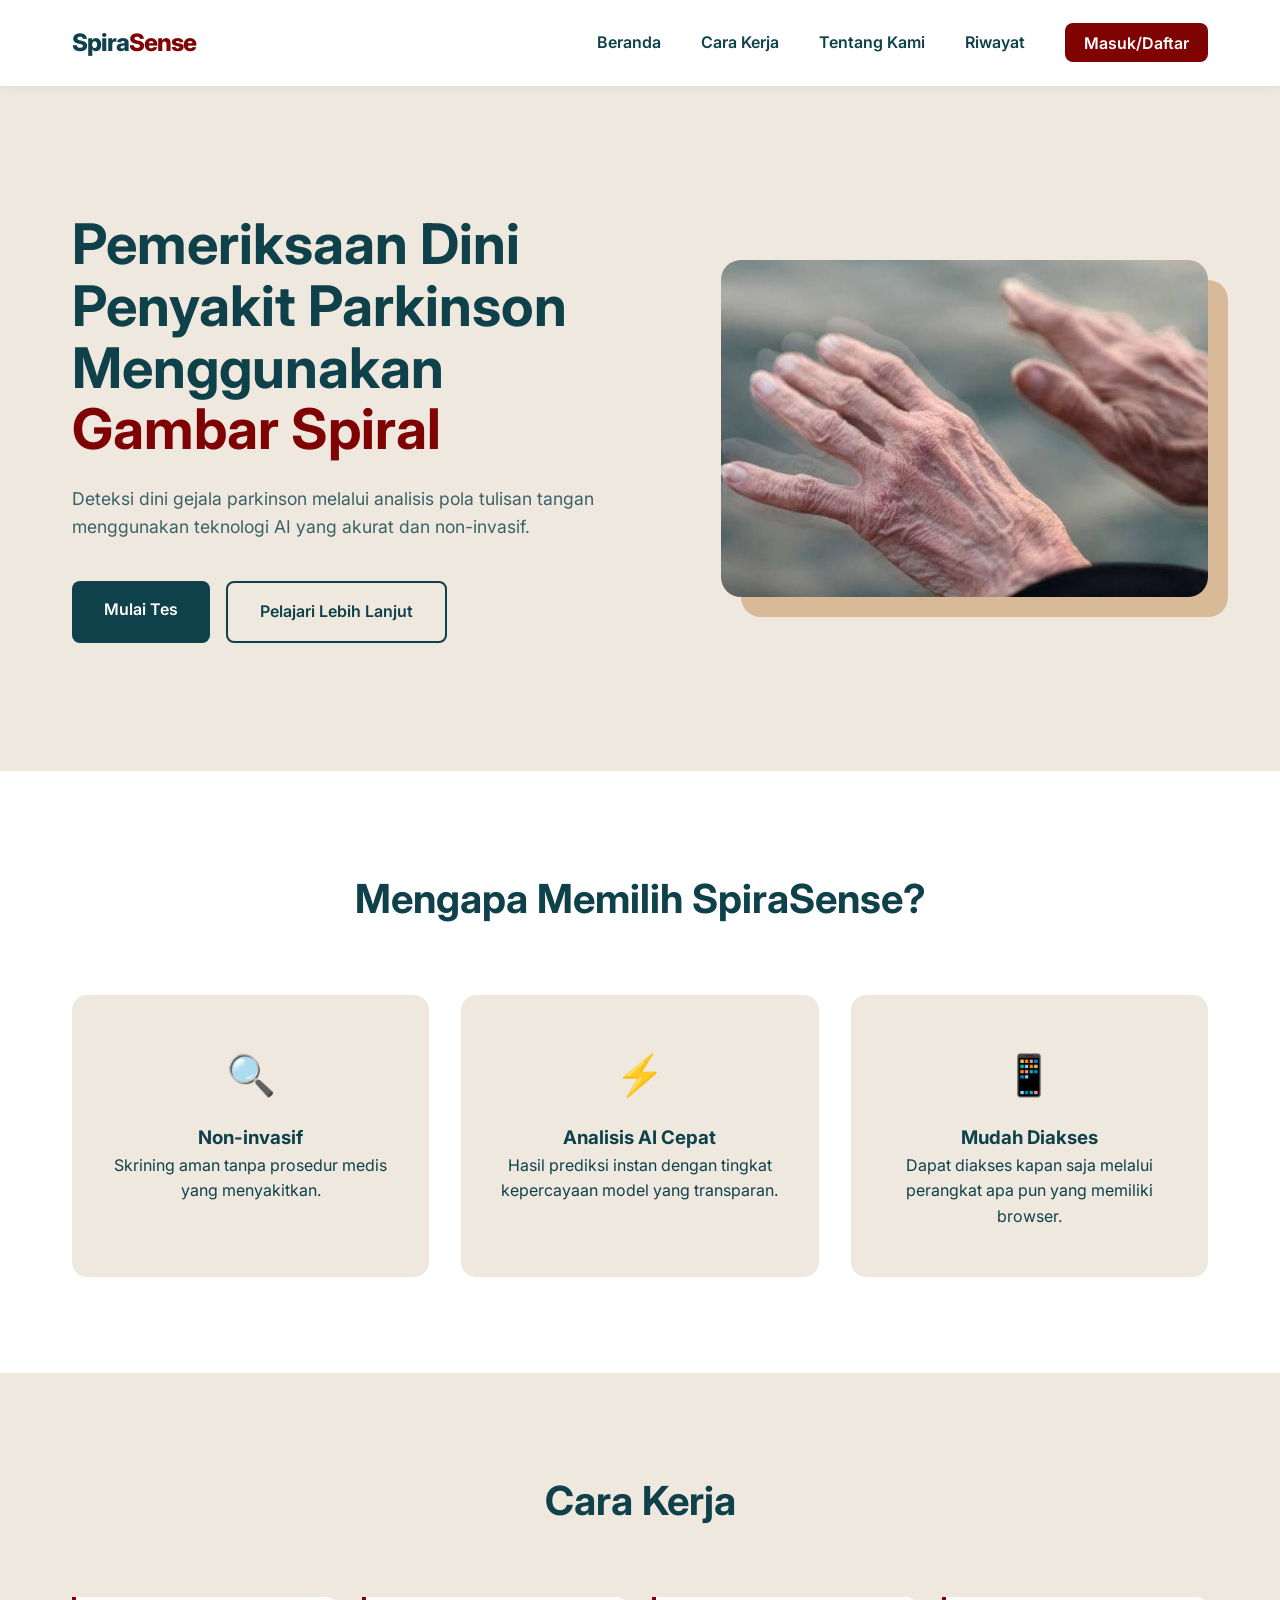
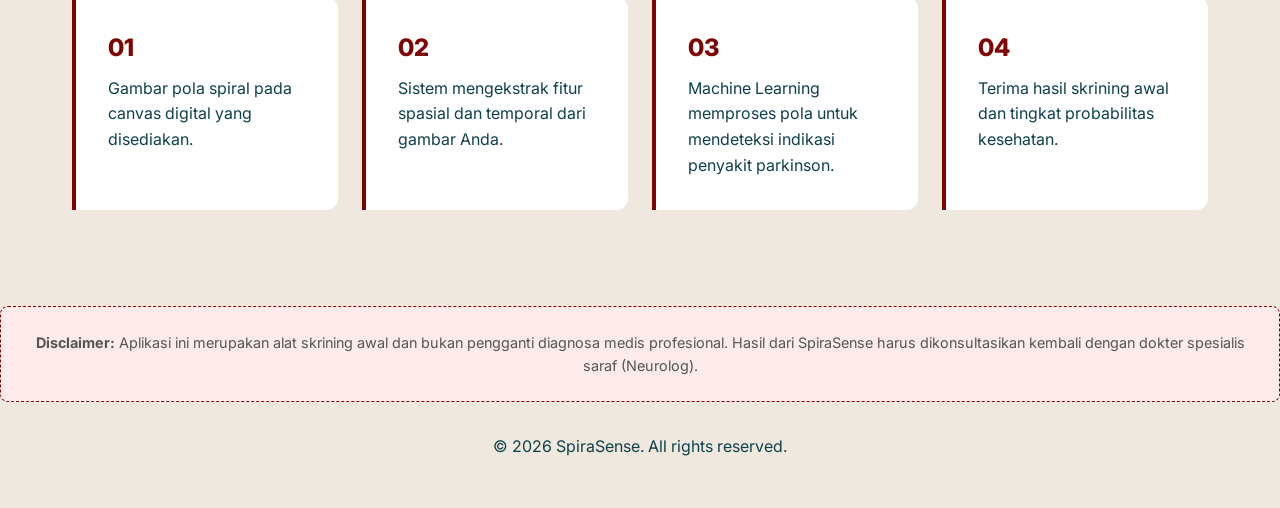
<file: index.html>
<!DOCTYPE html>
<html lang="id">
<head>
    <meta charset="UTF-8">
    <meta name="viewport" content="width=device-width, initial-scale=1.0">
    <title>SpiraSense - Early Parkinson's Screening</title>
    <link rel="stylesheet" href="style.css?v=1">
    <link href="https://fonts.googleapis.com/css2?family=Inter:wght@400;600;800&display=swap" rel="stylesheet">
</head>
<body>

    <nav class="navbar">
        <div class="container">
            <div class="logo">Spira<span>Sense</span></div>
            <ul class="nav-links">
                <li><a href="index.html" class="active">Beranda</a></li>
                <li><a href="#how-it-works">Cara Kerja</a></li>
                <li><a href="about.html">Tentang Kami</a></li> <li><a href="history.html">Riwayat</a></li>
                <li><a href="login.html" class="btn-nav">Masuk/Daftar</a></li>
        </div>
    </nav>

    <header class="hero">
        <div class="container hero-grid">
            <div class="hero-content">
                <h1>Pemeriksaan Dini Penyakit Parkinson Menggunakan <span>Gambar Spiral</span></h1>
                <p>Deteksi dini gejala parkinson melalui analisis pola tulisan tangan menggunakan teknologi AI yang akurat dan non-invasif.</p>
                <div class="hero-btns">
                    <a href="test.html" class="btn-primary">Mulai Tes</a>
                    <a href="about.html" class="btn-secondary">Pelajari Lebih Lanjut</a> </div>
            </div>
            <div class="hero-image">
                <div class="preview-card">
                    <img src="parkinson.jpg" alt="Visualisasi Gejala Parkinson">
                </div>
            </div>
        </div>
    </header>

    <script src="auth-script.js"></script>
    <section class="features">
        <div class="container">
            <h2 class="section-title">Mengapa Memilih SpiraSense?</h2>
            <div class="features-grid">
                <div class="feature-card">
                    <div class="icon">🔍</div>
                    <h3>Non-invasif</h3>
                    <p>Skrining aman tanpa prosedur medis yang menyakitkan.</p>
                </div>
                <div class="feature-card">
                    <div class="icon">⚡</div>
                    <h3>Analisis AI Cepat</h3>
                    <p>Hasil prediksi instan dengan tingkat kepercayaan model yang transparan.</p>
                </div>
                <div class="feature-card">
                    <div class="icon">📱</div>
                    <h3>Mudah Diakses</h3>
                    <p>Dapat diakses kapan saja melalui perangkat apa pun yang memiliki browser.</p>
                </div>
            </div>
        </div>
    </section>

    <section id="how-it-works" class="how-it-works">
        <div class="container">
            <h2 class="section-title">Cara Kerja</h2>
            <div class="steps-grid">
                <div class="step">
                    <span class="step-num">01</span>
                    <p>Gambar pola spiral pada canvas digital yang disediakan.</p>
                </div>
                <div class="step">
                    <span class="step-num">02</span>
                    <p>Sistem mengekstrak fitur spasial dan temporal dari gambar Anda.</p>
                </div>
                <div class="step">
                    <span class="step-num">03</span>
                    <p>Machine Learning memproses pola untuk mendeteksi indikasi penyakit parkinson.</p>
                </div>
                <div class="step">
                    <span class="step-num">04</span>
                    <p>Terima hasil skrining awal dan tingkat probabilitas kesehatan.</p>
                </div>
            </div>
        </div>
    </section>

    <footer class="disclaimer-section">
            <div class="disclaimer-box">
                <p><strong>Disclaimer:</strong> Aplikasi ini merupakan alat skrining awal dan bukan pengganti diagnosa medis profesional. Hasil dari SpiraSense harus dikonsultasikan kembali dengan dokter spesialis saraf (Neurolog).</p>
            </div>
            <p class="copyright">&copy; 2026 SpiraSense. All rights reserved.</p>
        </div>
    </footer>


</body>
</html>
</file>
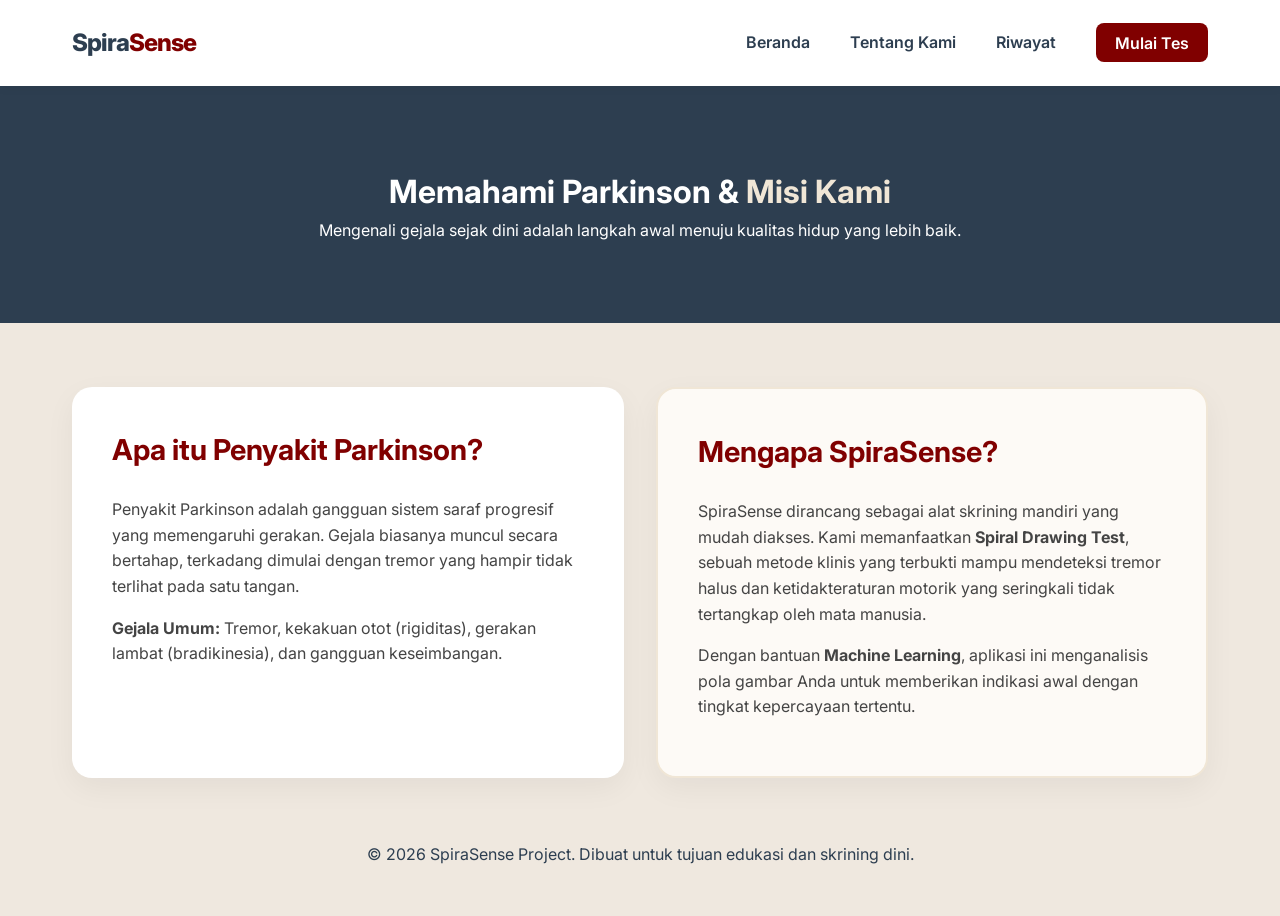
<file: about.html>
<!DOCTYPE html>
<html lang="id">
<head>
    <meta charset="UTF-8">
    <meta name="viewport" content="width=device-width, initial-scale=1.0">
    <title>About SpiraSense - Edukasi Parkinson</title>
    <link rel="stylesheet" href="style.css"> <link rel="stylesheet" href="about-style.css"> 
    <link href="https://fonts.googleapis.com/css2?family=Inter:wght@400;600;800&display=swap" rel="stylesheet">
</head>
<body>

    <nav class="navbar">
        <div class="container">
            <div class="logo">Spira<span>Sense</span></div>
            <ul class="nav-links">
                <li><a href="index.html">Beranda</a></li>
                <li><a href="about.html" class="active">Tentang Kami</a></li>
                <li><a href="history.html">Riwayat</a></li>
                <li><a href="test.html" class="btn-nav">Mulai Tes</a></li>
            </ul>
        </div>
    </nav>

    <header class="about-hero">
        <div class="container">
            <h1>Memahami Parkinson & <span>Misi Kami</span></h1>
            <p>Mengenali gejala sejak dini adalah langkah awal menuju kualitas hidup yang lebih baik.</p>
        </div>
    </header>

    <section class="about-content">
        <div class="container">
            <div class="info-grid">
                <article class="info-card">
                    <h2>Apa itu Penyakit Parkinson?</h2>
                    <p>Penyakit Parkinson adalah gangguan sistem saraf progresif yang memengaruhi gerakan. Gejala biasanya muncul secara bertahap, terkadang dimulai dengan tremor yang hampir tidak terlihat pada satu tangan.</p>
                    <p><strong>Gejala Umum:</strong> Tremor, kekakuan otot (rigiditas), gerakan lambat (bradikinesia), dan gangguan keseimbangan.</p>
                </article>

                <article class="info-card highlight">
                    <h2>Mengapa SpiraSense?</h2>
                    <p>SpiraSense dirancang sebagai alat skrining mandiri yang mudah diakses. Kami memanfaatkan <strong>Spiral Drawing Test</strong>, sebuah metode klinis yang terbukti mampu mendeteksi tremor halus dan ketidakteraturan motorik yang seringkali tidak tertangkap oleh mata manusia.</p>
                    <p>Dengan bantuan <strong>Machine Learning</strong>, aplikasi ini menganalisis pola gambar Anda untuk memberikan indikasi awal dengan tingkat kepercayaan tertentu.</p>
                </article>
            </div>
        </div>
    </section>

    <footer class="disclaimer-section">
        <div class="container">
            <p>&copy; 2026 SpiraSense Project. Dibuat untuk tujuan edukasi dan skrining dini.</p>
        </div>
    </footer>

</body>
</html>
</file>
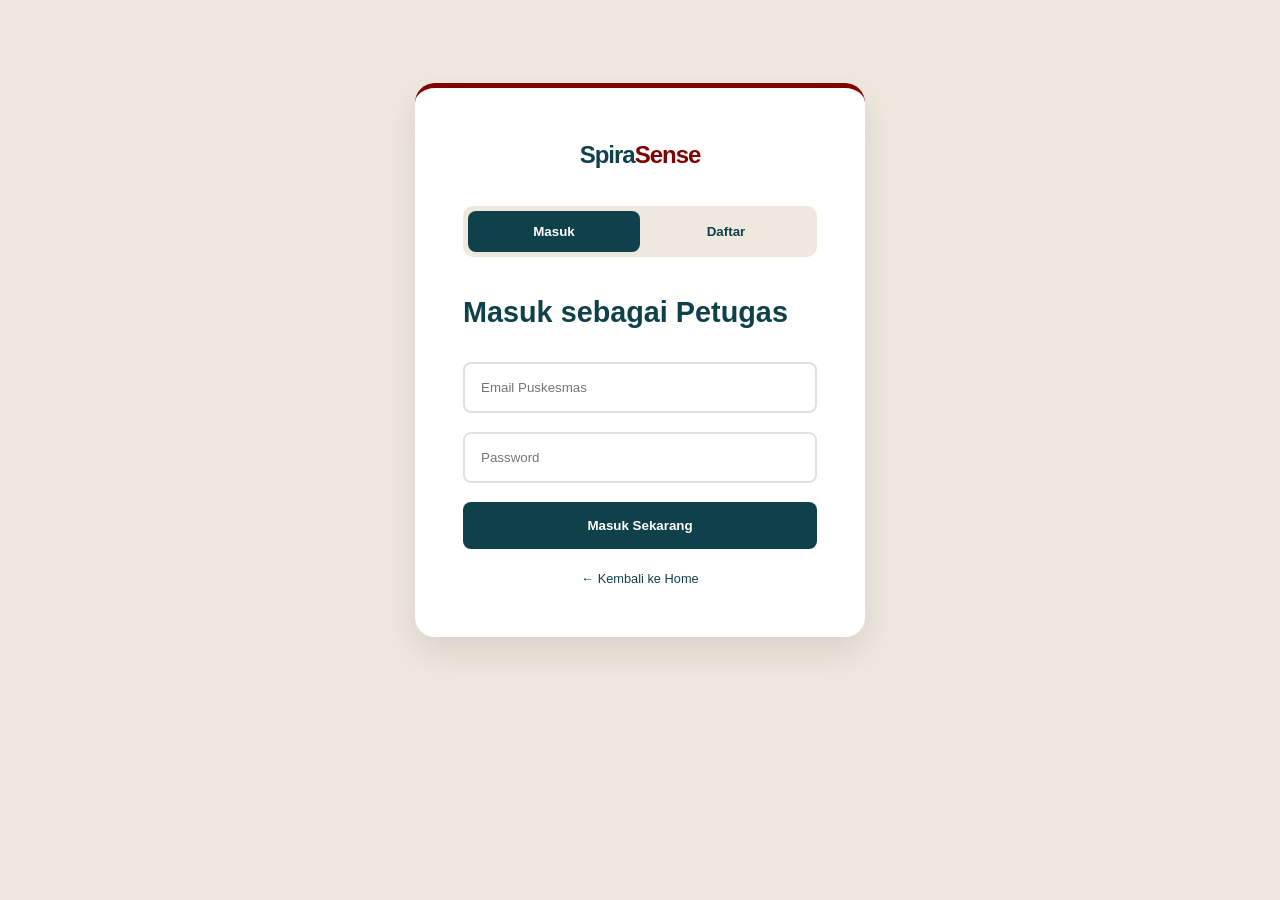
<file: login.html>
<!DOCTYPE html>
<html lang="id">
<head>
    <meta charset="UTF-8">
    <meta name="viewport" content="width=device-width, initial-scale=1.0">
    <title>Login Petugas - SpiraSense</title>
    <link rel="stylesheet" href="style.css">
</head>
<body style="background-color: var(--alabaster);">

    <div class="auth-page-wrapper">
        <div class="auth-box">
            <div class="logo" style="text-align: center; margin-bottom: 2rem;">Spira<span>Sense</span></div>
            
            <div class="auth-toggle">
                <button id="toggleLogin" class="active">Masuk</button>
                <button id="toggleRegister">Daftar</button>
            </div>

            <form id="loginForm" class="auth-form">
                <h2>Masuk sebagai Petugas</h2>
                <input type="email" id="loginEmail" placeholder="Email Puskesmas" required>
                <input type="password" id="loginPassword" placeholder="Password" required>
                <button type="submit" class="btn-auth">Masuk Sekarang</button>
                <a href="index.html" style="text-align: center; color: var(--midnight-blue); font-size: 0.8rem; text-decoration: none;">← Kembali ke Home</a>
            </form>

            <form id="registerForm" class="auth-form hidden">
                <h2>Daftar Baru</h2>
                <input type="text" id="regInstansi" placeholder="Nama Puskesmas/Posyandu" required>
                <input type="email" id="regEmail" placeholder="Email Instansi" required>
                <input type="password" id="regPassword" placeholder="Buat Password" required>
                <button type="submit" class="btn-auth" style="background: var(--maroon);">Daftar Akun</button>
            </form>
        </div>
    </div>

    <script src="auth-script.js"></script>
</body>
</html>
</file>
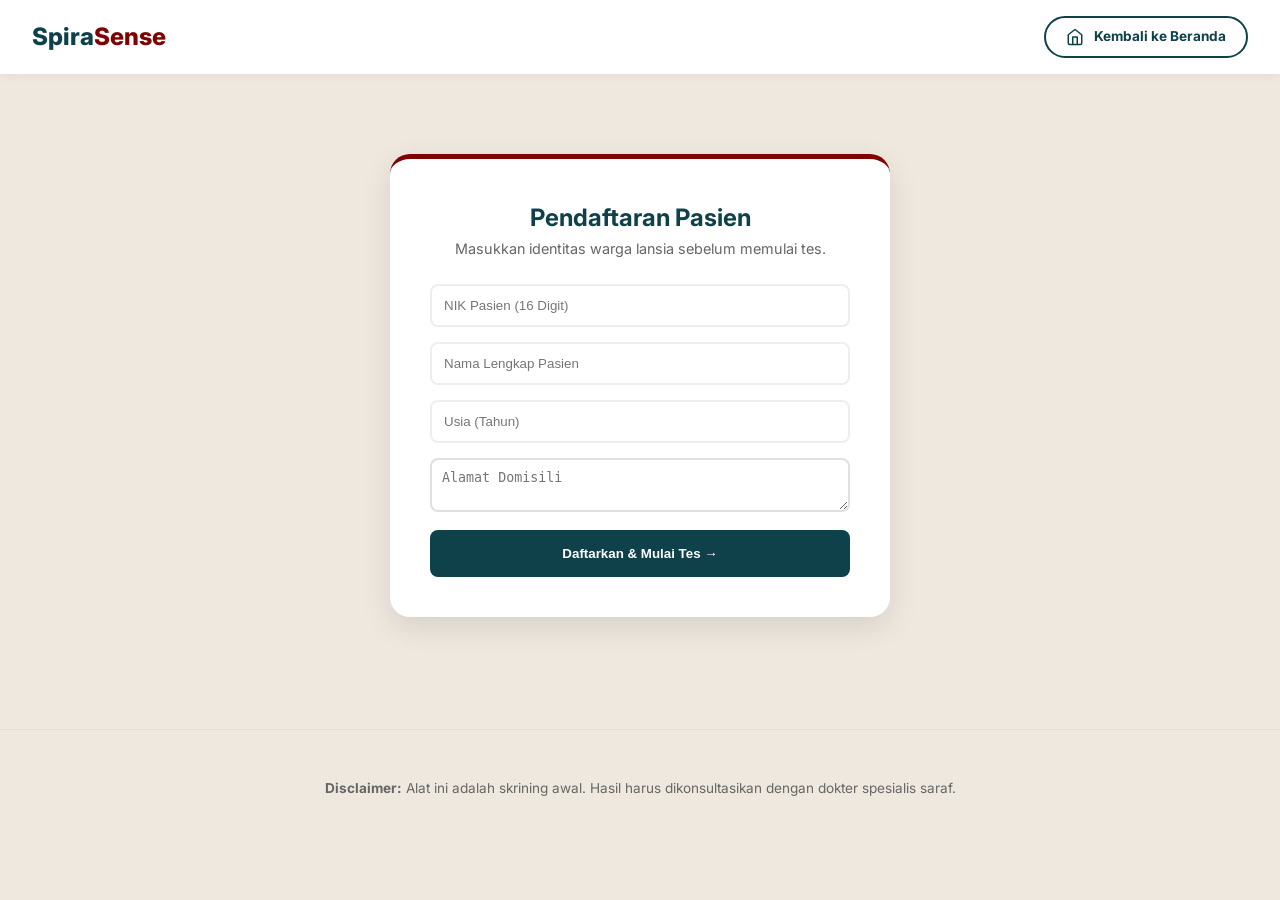
<file: test.html>
<!DOCTYPE html>
<html lang="id">
<head>
    <meta charset="UTF-8">
    <meta name="viewport" content="width=device-width, initial-scale=1.0">
    <title>SpiraSense - Test Page</title>
    <link rel="stylesheet" href="test-style.css">
    <link href="https://fonts.googleapis.com/css2?family=Inter:wght@400;600;800&display=swap" rel="stylesheet">
    <style>
        /* Styling tambahan untuk hasil agar terlihat bagus */
        #predictionLabel {
            font-size: 1.8rem;
            font-weight: 800;
            margin: 1rem 0;
            line-height: 1.2;
        }
        
        /* Warna dinamis untuk hasil */
        .result-normal { color: #27ae60; } /* Hijau */
        .result-parkinson { color: #e74c3c; } /* Merah */

        .prediction-output {
            text-align: center;
            padding: 1rem 0;
        }

        /* --- PERBAIKAN PANEL KANAN --- */
        
        /* Container untuk membungkus dua kotak di sisi kanan agar ada jarak */
        .right-sidebar {
            display: flex;
            flex-direction: column;
            gap: 20px; /* Jarak antar kotak */
        }

        /* Style dasar untuk kotak panel (mengikuti desain lama kamu) */
        .info-card-box {
            background: white;
            border-radius: 12px;
            overflow: hidden;
            box-shadow: 0 4px 15px rgba(0,0,0,0.05);
            border: 1px solid #eee;
        }

        /* Area putih khusus untuk Nama & NIK */
        .patient-data-white {
            background: #ffffff !important; /* Latar belakang putih */
            margin: 15px;
            padding: 15px;
            border-radius: 8px;
            border: 1px solid #efefef;
            color: var(--midnight-blue);
        }

        .patient-data-white p {
            margin-bottom: 8px;
            font-size: 0.95rem;
        }

        .patient-data-white p:last-child {
            margin-bottom: 0;
        }
    </style>
</head>
<body>

<nav class="navbar">
    <div class="container">
        <div class="logo">Spira<span>Sense</span></div>
        <a href="index.html" class="btn-back">
            <svg xmlns="http://www.w3.org/2000/svg" width="18" height="18" viewBox="0 0 24 24" fill="none" stroke="currentColor" stroke-width="2" stroke-linecap="round" stroke-linejoin="round">
                <path d="m3 9 9-7 9 7v11a2 2 0 0 1-2 2H5a2 2 0 0 1-2-2z"></path>
                <polyline points="9 22 9 12 15 12 15 22"></polyline>
            </svg>
            <span>Kembali ke Beranda</span>
        </a>
    </div>
</nav>

<main class="test-container">
    <section id="patientRegistration" class="auth-box" style="margin: 2rem auto; max-width: 500px;">
        <div style="text-align: center; margin-bottom: 1.5rem;">
            <h2 style="color: var(--midnight-blue);">Pendaftaran Pasien</h2>
            <p style="font-size: 0.9rem; color: #666;">Masukkan identitas warga lansia sebelum memulai tes.</p>
        </div>
        
        <form id="formWarga" class="auth-form">
            <input type="text" id="nik" placeholder="NIK Pasien (16 Digit)" required maxlength="16">
            <input type="text" id="nama" placeholder="Nama Lengkap Pasien" required>
            <input type="number" id="umur" placeholder="Usia (Tahun)" required>
            <textarea id="alamat" placeholder="Alamat Domisili" style="width: 100%; padding: 10px; border-radius: 8px; border: 2px solid #e0e0e0;"></textarea>
            <button type="submit" class="btn-auth" style="background-color: var(--midnight-blue); color: white; padding: 1rem; border: none; border-radius: 8px; cursor: pointer; font-weight: bold; width: 100%; margin-top: 10px;">
                Daftarkan & Mulai Tes →
            </button>
        </form>
    </section>

    <div id="mainTestGrid" class="test-grid hidden">
        
        <aside class="instruction-panel">
            <div class="panel-header">Instruksi Tes</div>
            <div class="panel-body">
                <ul>
                    <li>Gunakan perangkat input secara stabil.</li>
                    <li>Ikuti alur garis panduan spiral pada kanvas.</li>
                    <li>Lakukan penggambaran dalam satu tarikan garis.</li>
                    <li>Klik <strong>"Analisis Spiral"</strong> jika sudah selesai.</li>
                </ul>
            </div>
        </aside>

        <section class="drawing-area">
            <div class="canvas-wrapper">
                <div class="spiral-guide">
                    <img src="spiral-guide.png" alt="Spiral Guide Line">
                </div>
                <canvas id="drawingCanvas" width="500" height="500"></canvas>
            </div>

            <div class="control-buttons">
                <button id="btnClear" class="btn-secondary">Hapus Gambar</button>
                <button id="btnAnalyze" class="btn-primary">Analisis Spiral →</button>
                <button id="btnDownload" class="btn-outline">Unduh Gambar</button>
            </div>
        </section>

        <div class="right-sidebar">
            
            <aside class="info-card-box">
                <div class="panel-header">Informasi Pasien</div>
                <div class="patient-data-white">
                    <p>Nama: <strong id="displayNama">--</strong></p>
                    <p>NIK: <span id="displayNik">--</span></p>
                </div>
            </aside>

            <aside id="resultPanel" class="info-card-box">
                <div class="panel-header">Hasil Analisis</div>
                <div class="panel-body">
                    <div id="progressIndicator" class="progress-indicator hidden">
                        <div class="spinner"></div>
                        <p>Menganalisis gambar spiral...</p>
                    </div>

                    <div id="predictionOutput" class="prediction-output hidden">
                        <h3 id="predictionLabel">Menunggu Hasil...</h3>
                        
                        <hr style="margin: 1.5rem 0 1rem 0; border: 0; border-top: 1px solid #eee;">
                        <button onclick="window.location.href='history.html'" class="btn-primary" style="width: 100%; font-size: 0.9rem; padding: 0.8rem;">
                            Lihat Detail di Riwayat
                        </button>
                    </div>
                </div>
            </aside>

        </div> </div>
</main>

<footer class="test-footer">
    <p><strong>Disclaimer:</strong> Alat ini adalah skrining awal. Hasil harus dikonsultasikan dengan dokter spesialis saraf.</p>
</footer>

<script src="test-script.js"></script>
</body>
</html>
</file>
<file: style.css>
/* Color Palette */
:root {
    --tan: #D8BA98;
    --maroon: #7F0303;
    --alabaster: #EFE8DF;
    --light-blue: #96COCE;
    --midnight-blue: #0F414A;
    --white: #FFFFFF;
}

* {
    margin: 0;
    padding: 0;
    box-sizing: border-box;
}

body {
    font-family: 'Inter', sans-serif;
    background-color: var(--alabaster);
    color: var(--midnight-blue);
    line-height: 1.6;
}

.container {
    max-width: 1200px;
    margin: 0 auto;
    padding: 0 2rem;
}

/* Navbar */
.navbar {
    background: var(--white);
    padding: 1.5rem 0;
    position: sticky;
    top: 0;
    z-index: 1000;
    box-shadow: 0 2px 10px rgba(0,0,0,0.05);
}

.navbar .container {
    display: flex;
    justify-content: space-between;
    align-items: center;
}

.logo {
    font-size: 1.5rem;
    font-weight: 800;
    color: var(--midnight-blue);
    letter-spacing: -1px;
}

.logo span {
    color: var(--maroon);
}

.nav-links {
    display: flex;
    list-style: none;
    align-items: center;
}

.nav-links li {
    margin-left: 2.5rem;
}

.nav-links a {
    text-decoration: none;
    color: var(--midnight-blue);
    font-weight: 600;
    transition: 0.3s;
}

.nav-links a:hover {
    color: var(--maroon);
}

.btn-nav {
    background: var(--maroon);
    color: var(--white) !important;
    padding: 0.6rem 1.2rem;
    border-radius: 8px;
}

/* --- UI KHUSUS PETUGAS & LOGIN --- */

/* Wrapper untuk menengahkan form di halaman login.html */
.auth-page-wrapper {
    display: flex;
    justify-content: center;
    align-items: center;
    min-height: 80vh;
    padding: 2rem;
}

.auth-box {
    background: var(--white);
    padding: 3rem;
    border-radius: 20px;
    box-shadow: 0 15px 35px rgba(0,0,0,0.1);
    width: 100%;
    max-width: 450px;
    border-top: 5px solid var(--maroon); /* Aksen warna maroon kamu */
}

.auth-toggle {
    display: flex;
    background: var(--alabaster);
    padding: 5px;
    border-radius: 10px;
    margin-bottom: 2rem;
}

.auth-toggle button {
    flex: 1;
    padding: 0.8rem;
    border: none;
    background: transparent;
    cursor: pointer;
    font-family: 'Inter', sans-serif;
    font-weight: 600;
    color: var(--midnight-blue);
    border-radius: 8px;
    transition: 0.3s;
}

.auth-toggle button.active {
    background: var(--midnight-blue);
    color: var(--white);
}

.auth-form {
    display: flex;
    flex-direction: column;
    gap: 1.2rem;
}

.auth-form h2 {
    font-size: 1.8rem;
    color: var(--midnight-blue);
    margin-bottom: 0.5rem;
}

.auth-form input, .auth-form textarea {
    width: 100%;
    padding: 1rem;
    border: 2px solid #e0e0e0;
    border-radius: 8px;
    font-family: 'Inter', sans-serif;
    outline: none;
    transition: 0.3s;
}

.auth-form input:focus {
    border-color: var(--tan); /* Aksen warna tan kamu */
}

/* Tombol khusus di dalam form */
.btn-auth {
    background: var(--midnight-blue);
    color: var(--white);
    padding: 1rem;
    border: none;
    border-radius: 8px;
    font-weight: 700;
    cursor: pointer;
    transition: 0.3s;
}

.btn-auth:hover {
    background: var(--maroon);
    transform: translateY(-2px);
}

.patient-banner {
    background: var(--midnight-blue);
    color: var(--white);
    padding: 1rem 2rem;
    border-radius: 10px;
    margin-bottom: 2rem;
    display: flex;
    justify-content: space-between;
    align-items: center;
}

.hidden {
    display: none !important;
}

/* Hero Section */
.hero {
    padding: 8rem 0;
}

.hero-grid {
    display: grid;
    grid-template-columns: 1.2fr 1fr;
    gap: 4rem;
    align-items: center;
}

.hero-content h1 {
    font-size: 3.5rem;
    line-height: 1.1;
    margin-bottom: 1.5rem;
}

.hero-content h1 span {
    color: var(--maroon);
}

.hero-content p {
    font-size: 1.1rem;
    margin-bottom: 2.5rem;
    opacity: 0.8;
}

.hero-btns {
    display: flex;
    gap: 1rem;
}

.btn-primary {
    background: var(--midnight-blue);
    color: var(--white);
    padding: 1rem 2rem;
    border-radius: 8px;
    text-decoration: none;
    font-weight: 600;
}

.btn-secondary {
    border: 2px solid var(--midnight-blue);
    color: var(--midnight-blue);
    padding: 1rem 2rem;
    border-radius: 8px;
    text-decoration: none;
    font-weight: 600;
}

.hero-image img {
    width: 100%;
    max-width: 500px; 
    height: auto;
    border-radius: 20px;
    display: block;
    box-shadow: 20px 20px 0px var(--tan);
}

/* Features */
.features {
    background: var(--white);
    padding: 6rem 0;
}

.section-title {
    text-align: center;
    font-size: 2.5rem;
    margin-bottom: 4rem;
}

.features-grid {
    display: grid;
    grid-template-columns: repeat(3, 1fr);
    gap: 2rem;
}

.feature-card {
    background: var(--alabaster);
    padding: 3rem 2rem;
    border-radius: 15px;
    text-align: center;
}

.feature-card .icon {
    font-size: 2.5rem;
    margin-bottom: 1rem;
}

/* How It Works */
.how-it-works {
    padding: 6rem 0;
}

.steps-grid {
    display: grid;
    grid-template-columns: repeat(4, 1fr);
    gap: 1.5rem;
}

.step {
    background: var(--white);
    padding: 2rem;
    border-left: 4px solid var(--maroon);
    border-radius: 0 12px 12px 0;
}

.step-num {
    display: block;
    font-size: 1.5rem;
    font-weight: 800;
    color: var(--maroon);
    margin-bottom: 0.5rem;
}

/* Disclaimer */
.disclaimer-section {
    padding-bottom: 3rem;
    text-align: center;
}

.disclaimer-box {
    background: #fdeaea;
    border: 1px dashed var(--maroon);
    padding: 1.5rem;
    border-radius: 8px;
    margin-bottom: 2rem;
}

.disclaimer-box p {
    font-size: 0.9rem;
    color: #555;
}

/* Responsive */
@media (max-width: 768px) {
    .hero-grid, .features-grid, .steps-grid {
        grid-template-columns: 1fr;
    }
    .hero-content h1 { font-size: 2.5rem; }
}
</file>
<file: about-style.css>
:root {
    --midnight-blue: #2D3E50;
    --white: #ffffff;
    --tan: #f0e6d6;
    --maroon: #800000;
    --orange: #ff8c00;
    --light-bg: #fdfaf5;
}
.about-hero {
    background-color: var(--midnight-blue);
    color: var(--white);
    padding: 5rem 0;
    text-align: center;
}

.about-hero h1 span {
    color: var(--tan);
}

.about-content {
    padding: 4rem 0;
}

.info-grid {
    display: grid;
    grid-template-columns: 1fr 1fr;
    gap: 2rem;
}

.info-card {
    background: var(--white);
    padding: 2.5rem;
    border-radius: 20px;
    box-shadow: 0 10px 30px rgba(0,0,0,0.05);
}

.info-card h2 {
    color: var(--maroon);
    margin-bottom: 1.5rem;
    font-size: 1.8rem;
}

.info-card p {
    margin-bottom: 1rem;
    color: #444;
}

.highlight {
    border: 2px solid var(--tan);
    background-color: #fdfaf6;
}

@media (max-width: 768px) {
    .info-grid { grid-template-columns: 1fr; }
}
</file>
<file: test-style.css>
/* Palette Warna SpiraSense */
:root {
    --tan: #D8BA98;
    --maroon: #7F0303;
    --alabaster: #EFE8DF;
    --light-blue: #96C0CE;
    --midnight-blue: #0F414A;
    --white: #FFFFFF;
}

* {
    margin: 0;
    padding: 0;
    box-sizing: border-box;
}

body {
    font-family: 'Inter', sans-serif;
    background-color: var(--alabaster);
    color: var(--midnight-blue);
    line-height: 1.6;
    overflow-x: hidden;
}

.container {
    max-width: 1400px; /* Diperlebar agar grid punya ruang gerak */
    margin: 0 auto;
    padding: 0 2rem;
}

/* Navbar */
.navbar {
    background: var(--white);
    padding: 1rem 0;
    box-shadow: 0 2px 10px rgba(0,0,0,0.05);
}

.navbar .container {
    display: flex;
    justify-content: space-between;
    align-items: center;
}

.logo {
    font-size: 1.5rem;
    font-weight: 800;
}

.logo span {
    color: var(--maroon);
}

/* --- DESAIN TOMBOL BACK TO HOME BARU --- */
.btn-back {
    display: flex;
    align-items: center;
    gap: 10px;                  /* Jarak antara ikon dan teks */
    text-decoration: none;
    color: var(--midnight-blue);
    font-weight: 700;
    font-size: 0.85rem;
    padding: 8px 20px;
    border: 2px solid var(--midnight-blue);
    border-radius: 50px;        /* Membuat bentuk pill/lonjong */
    transition: all 0.3s cubic-bezier(0.4, 0, 0.2, 1);
    background: transparent;
}

.btn-back svg {
    transition: transform 0.3s ease;
}

/* Efek saat mouse mendekat (Hover) */
.btn-back:hover {
    background-color: var(--midnight-blue);
    color: var(--white);        /* Teks jadi putih saat di-hover */
    box-shadow: 0 4px 12px rgba(15, 65, 74, 0.2);
    transform: translateY(-2px); /* Tombol sedikit naik */
}

.btn-back:hover svg {
    transform: scale(1.1);      /* Ikon membesar sedikit */
}

/* Efek saat diklik */
.btn-back:active {
    transform: translateY(0);
}

/* --- GRID LAYOUT (Canvas di Tengah & Besar) --- */
.test-container {
    padding: 3rem 2rem;
    display: flex;
    justify-content: center;
}

.test-grid {
    display: grid;
    /* Kolom kiri (280px), tengah (Flexible/Besar), kanan (300px) */
    grid-template-columns: 280px 1fr 300px; 
    gap: 3rem;
    align-items: start;
    width: 100%;
    max-width: 1300px;
}

/* Panel Styling */
.instruction-panel, .result-panel {
    background: var(--white);
    border-radius: 12px;
    box-shadow: 0 4px 20px rgba(0,0,0,0.08);
    overflow: hidden;
}

.panel-header {
    background: var(--tan);
    padding: 1.2rem;
    font-weight: 800;
    text-align: center; /* Judul ke tengah */
    text-transform: uppercase;
    letter-spacing: 1px;
    color: var(--midnight-blue);
}

.panel-body {
    padding: 1.5rem;
}

/* List Instruksi Baku */
.panel-body ul {
    list-style: none;
    padding: 0;
}

.panel-body li {
    margin-bottom: 1.2rem;
    font-size: 0.9rem;
    border-bottom: 1px solid #f0f0f0;
    padding-bottom: 0.8rem;
}

.panel-body li:last-child {
    border-bottom: none;
}

/* --- AREA CANVAS (Tengah) --- */
.drawing-area {
    display: flex;
    flex-direction: column;
    align-items: center; /* Mengetengahkan canvas & tombol */
}

.canvas-wrapper {
    position: relative;
    width: 500px; /* Ukuran lebih besar */
    height: 500px;
    background: white;
    border: 3px solid var(--midnight-blue);
    border-radius: 15px;
    box-shadow: 0 10px 30px rgba(15, 65, 74, 0.15);
    overflow: hidden;
}

.spiral-guide {
    position: absolute;
    top: 0;
    left: 0;
    width: 100%;
    height: 100%;
    opacity: 0.12; /* Samar agar tidak mengganggu fokus */
    pointer-events: none;
    z-index: 1;
}

.spiral-guide img {
    width: 100%;
    height: 100%;
    object-fit: contain;
}

#drawingCanvas {
    position: relative;
    z-index: 5;
    cursor: crosshair;
    display: block;
}

/* Tombol Kontrol */
.control-buttons {
    margin-top: 2rem;
    display: flex;
    gap: 1rem;
}

button {
    padding: 0.8rem 1.5rem;
    border-radius: 8px;
    border: none;
    font-weight: 700;
    cursor: pointer;
    transition: all 0.3s ease;
}

.btn-primary {
    background: var(--midnight-blue);
    color: white;
}

.btn-primary:hover {
    background: var(--maroon);
    transform: translateY(-2px);
}

.btn-secondary {
    background: var(--light-blue);
    color: var(--midnight-blue);
}

.btn-outline {
    background: transparent;
    border: 2px solid #ddd;
}

/* Form CRUD di Panel Kanan */
.crud-form {
    margin-top: 1rem;
    display: flex;
    flex-direction: column;
    text-align: left;
}

.crud-form label {
    font-size: 0.8rem;
    font-weight: 700;
    margin-bottom: 5px;
}

.crud-form input, .crud-form textarea {
    padding: 0.7rem;
    border: 1px solid #ddd;
    border-radius: 8px;
    margin-bottom: 1.2rem;
    font-family: inherit;
}

.btn-save {
    background: var(--maroon);
    color: white;
    width: 100%;
}

/* --- FOOTER (TENGAH) --- */
.test-footer {
    width: 100%;
    text-align: center;
    padding: 3rem 1rem;
    margin-top: 2rem;
    border-top: 1px solid rgba(0,0,0,0.05);
}

.test-footer p {
    max-width: 800px;
    margin: 0 auto;
    font-size: 0.85rem;
    color: #666;
}

/* Utility */
.hidden { display: none; }

/* Animasi Spinner */
.spinner {
    border: 3px solid #f3f3f3;
    border-top: 3px solid var(--maroon);
    border-radius: 50%;
    width: 25px;
    height: 25px;
    animation: spin 1s linear infinite;
    margin: 0 auto 15px;
}

@keyframes spin {
    0% { transform: rotate(0deg); }
    100% { transform: rotate(360deg); }
}

/* Responsive Mobile */
@media (max-width: 1100px) {
    .test-grid {
        grid-template-columns: 1fr;
    }
    .canvas-wrapper {
        width: 350px;
        height: 350px;
    }
}

.auth-box {
    background: white;
    padding: 2.5rem;
    border-radius: 20px;
    box-shadow: 0 10px 30px rgba(0,0,0,0.1);
    border-top: 5px solid var(--maroon);
}

.auth-form input {
    width: 100%;
    padding: 12px;
    margin-bottom: 15px;
    border: 2px solid #eee;
    border-radius: 8px;
    outline: none;
}

.auth-form input:focus {
    border-color: var(--tan);
}

.hidden {
    display: none !important;
}
</file>
